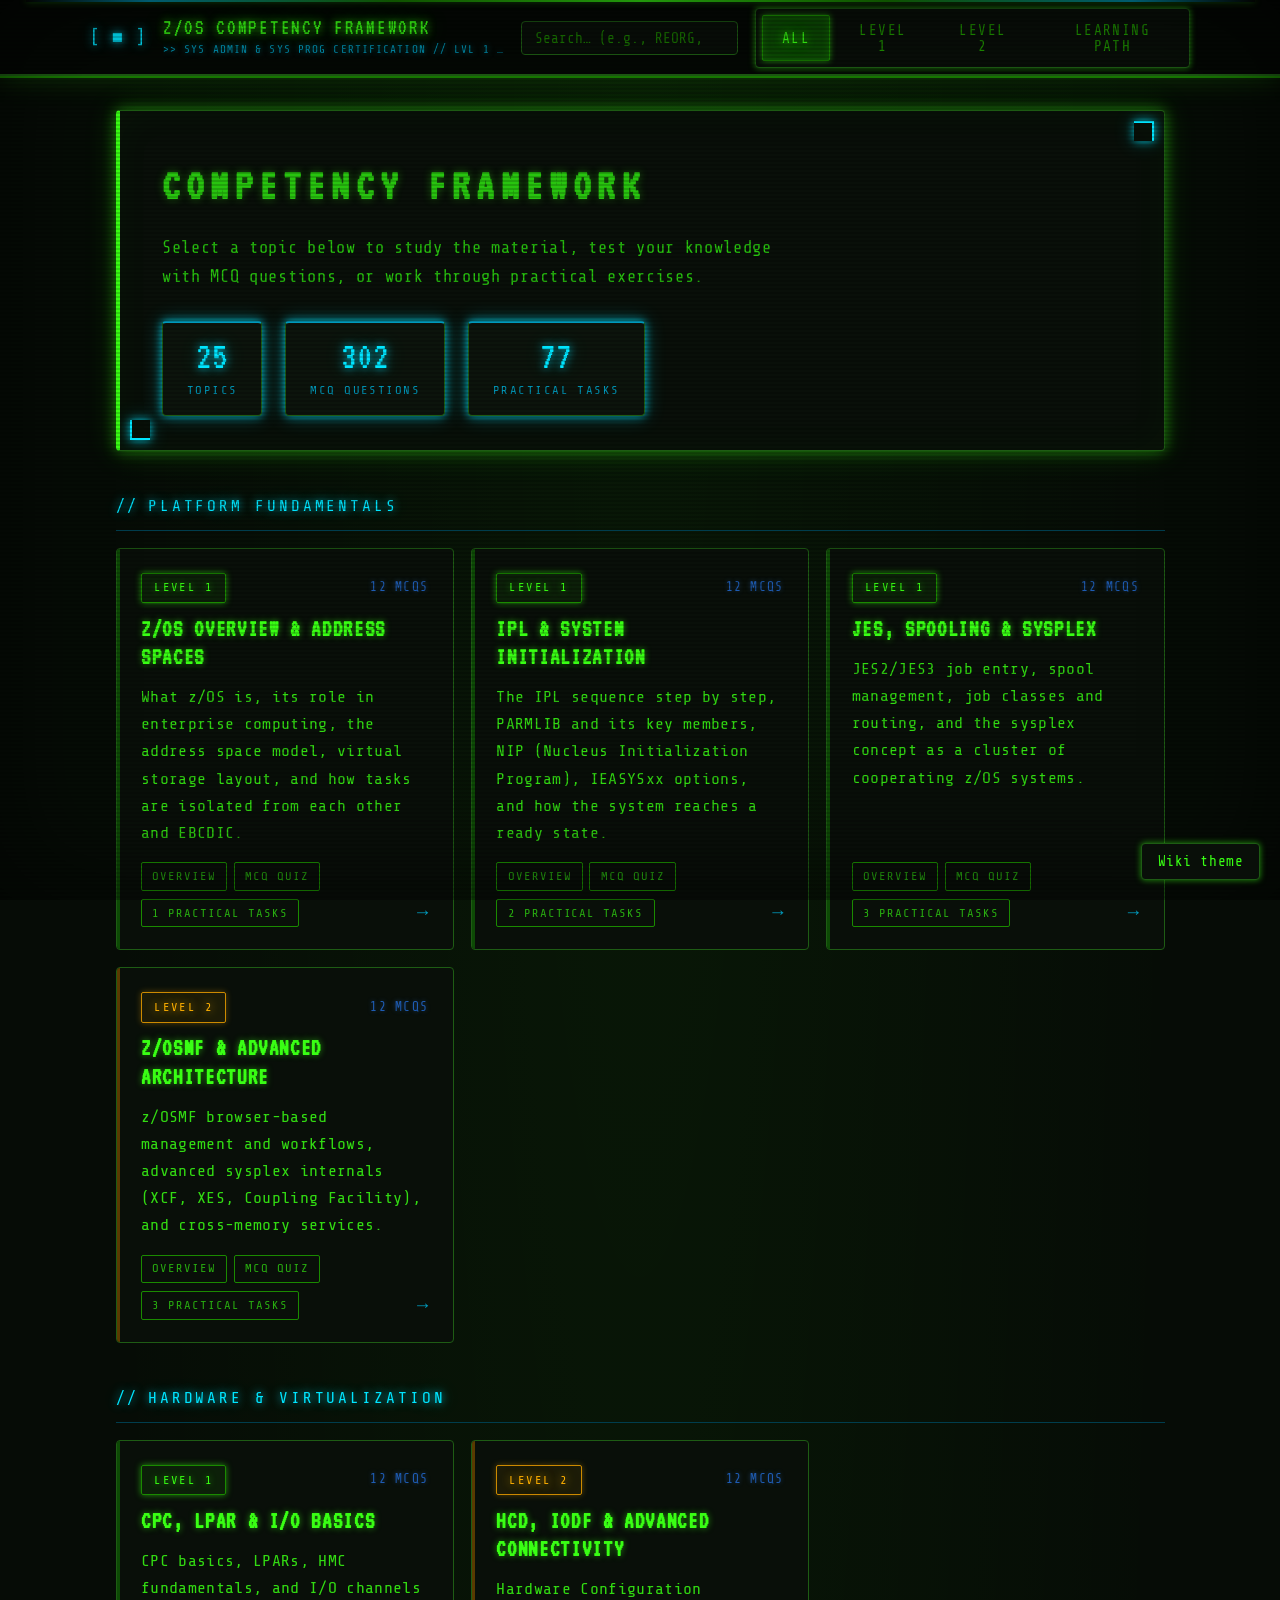
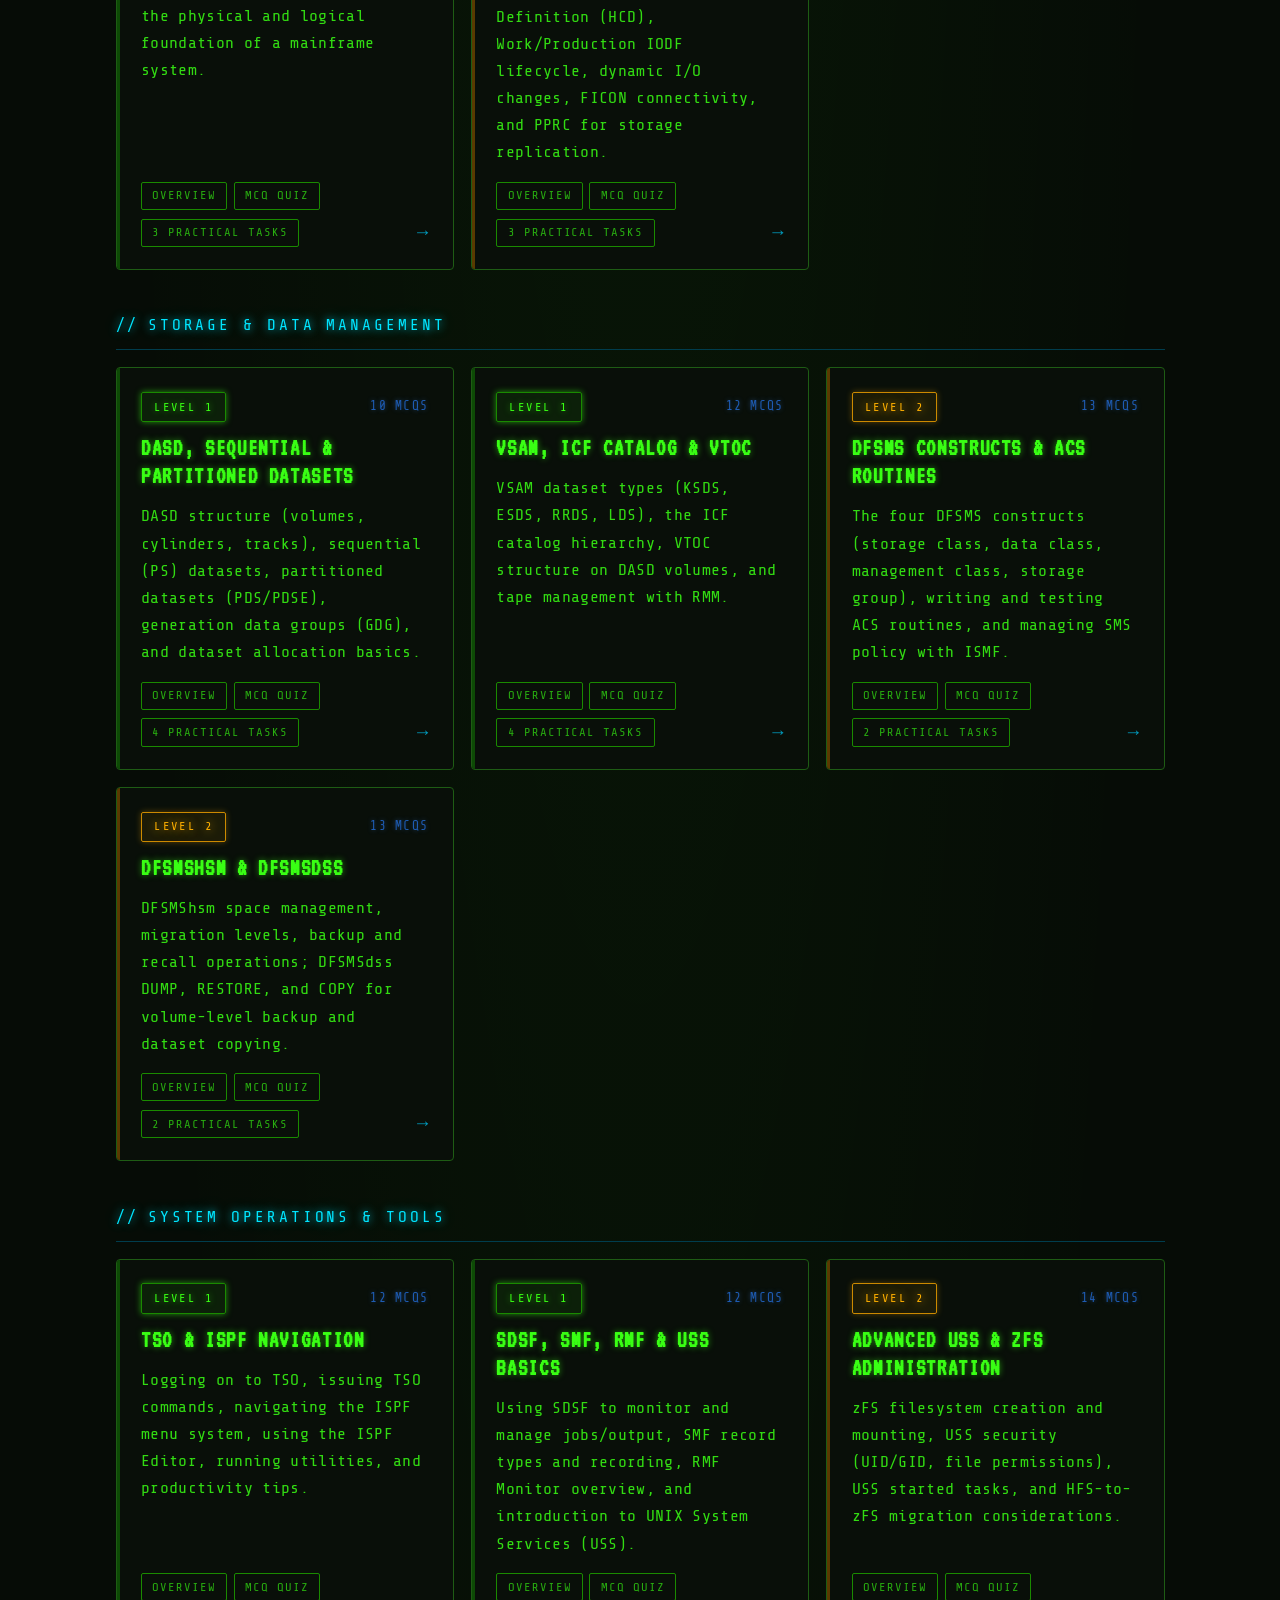
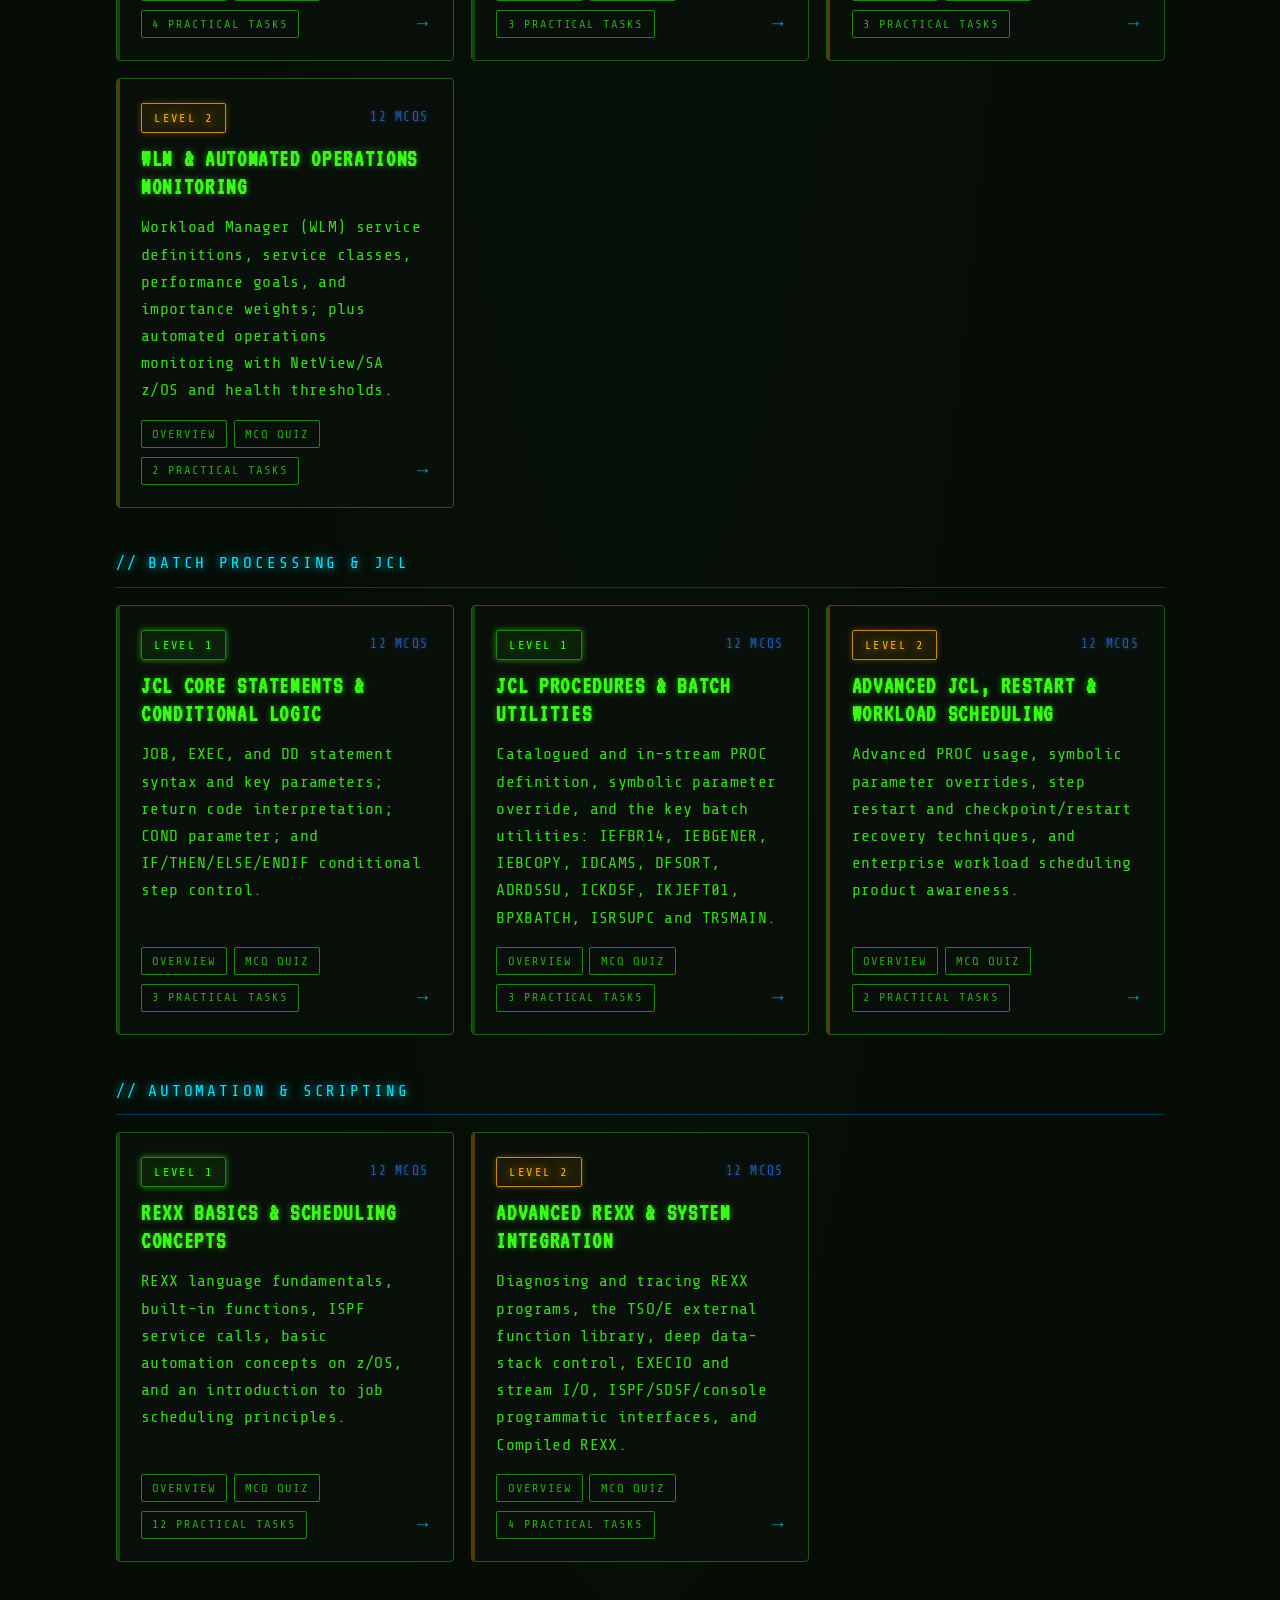
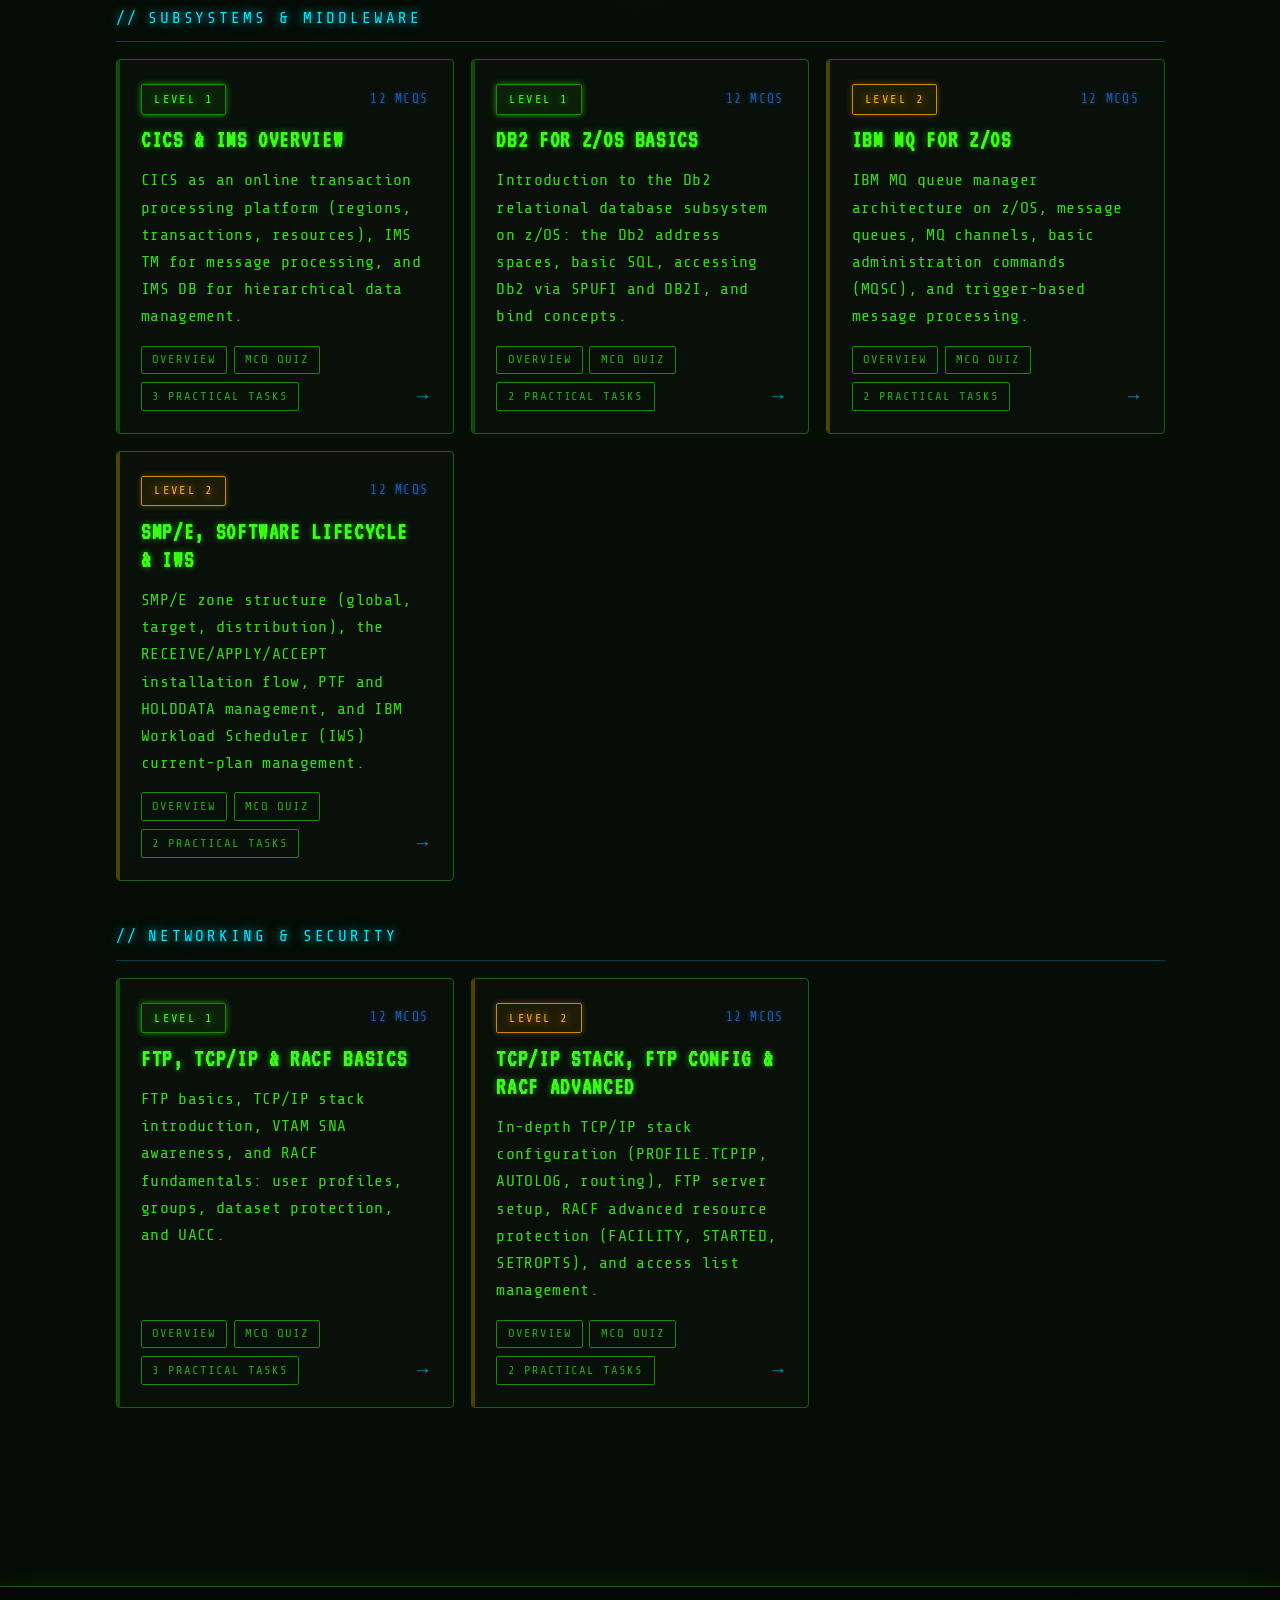
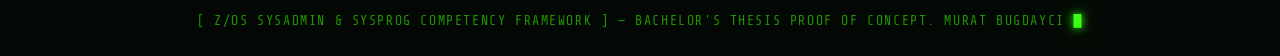
<file: index.html>
<!DOCTYPE html>
<html lang="en">
<head>
  <meta charset="UTF-8" />
  <meta name="viewport" content="width=device-width, initial-scale=1.0" />
  <title>z/OS Competency Framework</title>
  <meta name="description" content="Competency Framework for z/OS System Administrators and System Programmers — Level 1 and Level 2" />
  <!-- Google Fonts: VT323 for display, Share Tech Mono for body terminal text -->
  <link rel="preconnect" href="https://fonts.googleapis.com" />
  <link rel="preconnect" href="https://fonts.gstatic.com" crossorigin />
  <link href="https://fonts.googleapis.com/css2?family=VT323&family=Share+Tech+Mono&display=swap" rel="stylesheet" />
  <link rel="stylesheet" href="css/style.css" />
  <link rel="icon" href="data:image/svg+xml,<svg xmlns='http://www.w3.org/2000/svg' viewBox='0 0 100 100'><rect width='100' height='100' rx='15' fill='%23040804'/><rect x='5' y='5' width='90' height='90' rx='12' fill='none' stroke='%2339ff14' stroke-width='3'/><text x='50' y='70' font-family='Courier New, monospace' font-size='52' font-weight='bold' fill='%2339ff14' text-anchor='middle'>MB</text></svg>" />
</head>
<body>
  <!-- CRT scanline + vignette overlay (purely decorative) -->
  <div class="crt-overlay" aria-hidden="true"></div>

  <!-- Theme toggle (fixed in bottom-right corner) -->
  <button id="theme-toggle" class="theme-toggle" type="button" aria-label="Toggle colour theme" title="Toggle theme">
    <span class="theme-toggle-label">Wiki theme</span>
  </button>

  <!-- ══════════════════════════════════════════════════════════
       HEADER — always visible, sticky
  ═══════════════════════════════════════════════════════════ -->
  <header class="site-header">
    <div class="header-inner">

      <!-- Branding -->
      <a href="#" class="header-brand" style="text-decoration:none;color:inherit;">
        <span class="header-icon" aria-hidden="true">[ ■ ]</span>
        <div>
          <p class="header-title">Z/OS COMPETENCY FRAMEWORK</p>
          <p class="header-subtitle">&gt;&gt; SYS ADMIN &amp; SYS PROG CERTIFICATION // LVL 1 &amp; LVL 2</p>
        </div>
      </a>

      <!-- Search box -->
      <div class="header-search">
        <input id="search-input" type="search" placeholder="Search… (e.g., REORG, JCL, BPXBATCH)" autocomplete="off" />
        <div id="search-results" class="search-results" hidden></div>
      </div>

      <!-- Level filter toggle + learning path button -->
      <nav class="level-toggle" aria-label="Filter by level">
        <button class="level-btn active" data-level="all"  aria-pressed="true">All</button>
        <button class="level-btn"        data-level="1"    aria-pressed="false">Level 1</button>
        <button class="level-btn"        data-level="2"    aria-pressed="false">Level 2</button>
        <button id="path-btn" class="path-btn" type="button" aria-pressed="false">Learning Path</button>
      </nav>

    </div>
  </header>

  <!-- ══════════════════════════════════════════════════════════
       MAIN — dynamic content injected by app.js
  ═══════════════════════════════════════════════════════════ -->
  <main id="app" role="main" aria-live="polite">
    <!-- Content is rendered by JavaScript -->
    <div class="empty-state">
      <div class="empty-icon">⏳</div>
      <p>Loading…</p>
    </div>
  </main>

  <!-- ══════════════════════════════════════════════════════════
       FOOTER
  ═══════════════════════════════════════════════════════════ -->
  <footer class="site-footer">
    [ Z/OS SYSADMIN &amp; SYSPROG COMPETENCY FRAMEWORK ] &mdash; BACHELOR&apos;S THESIS PROOF OF CONCEPT. Murat Bugdayci
    <span class="footer-blink">█</span>
  </footer>

  <!-- Scripts: data first, then app logic, then theme toggle -->
  <script src="js/data.js"></script>
  <script src="js/app.js"></script>
  <script>
    (function () {
      var STORAGE_KEY = 'zos-fw-theme';
      var btn = document.getElementById('theme-toggle');
      var label = btn.querySelector('.theme-toggle-label');

      function applyTheme(theme) {
        if (theme === 'wiki') {
          document.body.classList.add('wiki-theme');
          label.textContent = 'Green theme';
        } else {
          document.body.classList.remove('wiki-theme');
          label.textContent = 'Wiki theme';
        }
      }

      // Load saved preference (default = pip-boy / matrix)
      var saved = null;
      try { saved = localStorage.getItem(STORAGE_KEY); } catch (e) {}
      applyTheme(saved === 'wiki' ? 'wiki' : 'pipboy');

      btn.addEventListener('click', function () {
        var nowWiki = !document.body.classList.contains('wiki-theme');
        applyTheme(nowWiki ? 'wiki' : 'pipboy');
        try { localStorage.setItem(STORAGE_KEY, nowWiki ? 'wiki' : 'pipboy'); } catch (e) {}
      });
    })();

    // ============================================================
    // COPY-CODE BUTTON  attaches a "Copy" button to every <pre>
    // (JCL, REXX, MQSC, sample output, etc.) — works on dynamically
    // rendered tab content via MutationObserver.
    // ============================================================
    (function () {
      function copyTextToClipboard(text, btn) {
        var done = function () {
          var orig = btn.textContent;
          btn.textContent = '✓ Copied';
          btn.classList.add('copied');
          setTimeout(function () {
            btn.textContent = orig;
            btn.classList.remove('copied');
          }, 1400);
        };
        if (navigator.clipboard && window.isSecureContext) {
          navigator.clipboard.writeText(text).then(done).catch(function () {
            fallbackCopy(text); done();
          });
        } else {
          fallbackCopy(text); done();
        }
      }
      function fallbackCopy(text) {
        var ta = document.createElement('textarea');
        ta.value = text;
        ta.style.position = 'fixed';
        ta.style.left = '-9999px';
        document.body.appendChild(ta);
        ta.focus(); ta.select();
        try { document.execCommand('copy'); } catch (e) {}
        document.body.removeChild(ta);
      }

      function attachCopyButton(pre) {
        if (pre.dataset.copyAttached === '1') return;
        pre.dataset.copyAttached = '1';
        // Wrap the <pre> in a positioned container so the button can sit on top
        var wrapper = document.createElement('div');
        wrapper.className = 'code-block-wrapper';
        pre.parentNode.insertBefore(wrapper, pre);
        wrapper.appendChild(pre);

        var btn = document.createElement('button');
        btn.type = 'button';
        btn.className = 'code-copy-btn';
        btn.textContent = '⧉ Copy';
        btn.setAttribute('aria-label', 'Copy code to clipboard');
        btn.addEventListener('click', function (e) {
          e.preventDefault();
          // Get the literal text content of the <pre>; this preserves \n line breaks
          var text = pre.innerText || pre.textContent || '';
          copyTextToClipboard(text, btn);
        });
        wrapper.appendChild(btn);
      }

      function scanAndAttach(root) {
        if (!root || !root.querySelectorAll) return;
        root.querySelectorAll('pre').forEach(attachCopyButton);
      }

      // Initial scan after DOMContentLoaded
      if (document.readyState === 'loading') {
        document.addEventListener('DOMContentLoaded', function () { scanAndAttach(document.body); });
      } else {
        scanAndAttach(document.body);
      }

      // Watch #app for dynamically rendered content (tab switches, topic loads)
      var app = document.getElementById('app');
      if (app && window.MutationObserver) {
        new MutationObserver(function (muts) {
          muts.forEach(function (m) {
            m.addedNodes.forEach(function (n) {
              if (n.nodeType === 1) scanAndAttach(n);
            });
          });
        }).observe(app, { childList: true, subtree: true });
      }
    })();

    // ============================================================
    // SEARCH BOX  matches against title, summary, content text,
    // MCQ questions, and practical task titles. Results are top 8
    // by score; click navigates via the existing hash router.
    // ============================================================
    (function () {
      var input    = document.getElementById('search-input');
      var resultsP = document.getElementById('search-results');
      var debounce = null;

      function stripHtml(s) {
        return (s || '').replace(/<[^>]+>/g, ' ').replace(/\s+/g, ' ');
      }

      function buildIndex() {
        if (typeof topics === 'undefined') return [];
        return topics.map(function (t) {
          var mcqText = (t.mcq || []).map(function (q) { return q.question; }).join(' ');
          var pracText = (t.practical || []).map(function (p) {
            return (p.title || '') + ' ' + (p.description || '');
          }).join(' ');
          var blob = (t.title + ' ' + t.summary + ' ' + stripHtml(t.content) + ' ' + mcqText + ' ' + pracText).toLowerCase();
          return { id: t.id, title: t.title, summary: t.summary, level: t.level, category: t.category, blob: blob };
        });
      }
      var INDEX = null;

      function search(q) {
        if (!INDEX) INDEX = buildIndex();
        var query = q.trim().toLowerCase();
        if (query.length < 2) return [];
        var terms = query.split(/\s+/).filter(Boolean);
        var hits = [];
        INDEX.forEach(function (entry) {
          var score = 0;
          var allMatched = true;
          terms.forEach(function (term) {
            if (entry.blob.indexOf(term) === -1) { allMatched = false; return; }
            // Boost: title matches score higher
            if (entry.title.toLowerCase().indexOf(term) !== -1) score += 10;
            if (entry.summary.toLowerCase().indexOf(term) !== -1) score += 4;
            score += 1; // base hit
          });
          if (allMatched) hits.push({ entry: entry, score: score });
        });
        hits.sort(function (a, b) { return b.score - a.score; });
        return hits.slice(0, 8);
      }

      function renderResults(query) {
        var hits = search(query);
        if (hits.length === 0) {
          if (query.trim().length < 2) { resultsP.hidden = true; resultsP.innerHTML = ''; return; }
          resultsP.hidden = false;
          resultsP.innerHTML = '<div class="search-noresult">No matches for &ldquo;' +
            query.replace(/[<&>]/g, function (c) { return '&#' + c.charCodeAt(0) + ';'; }) +
            '&rdquo;</div>';
          return;
        }
        resultsP.hidden = false;
        resultsP.innerHTML = hits.map(function (h) {
          var t = h.entry;
          return '<a class="search-result" href="#topic/' + t.id + '">' +
                 '<span class="search-lvl search-lvl-' + t.level + '">L' + t.level + '</span>' +
                 '<span class="search-title">' + t.title + '</span>' +
                 '<span class="search-cat">' + t.category + '</span>' +
                 '</a>';
        }).join('');
      }

      input.addEventListener('input', function () {
        clearTimeout(debounce);
        debounce = setTimeout(function () { renderResults(input.value); }, 120);
      });
      input.addEventListener('focus', function () {
        if (input.value.trim().length >= 2) renderResults(input.value);
      });
      // Hide on outside click
      document.addEventListener('click', function (e) {
        if (!e.target.closest('.header-search')) {
          resultsP.hidden = true;
        }
      });
      // Hide and clear after clicking a result
      resultsP.addEventListener('click', function (e) {
        if (e.target.closest('.search-result')) {
          setTimeout(function () { resultsP.hidden = true; input.value = ''; }, 0);
        }
      });
      // Keyboard: ESC clears
      input.addEventListener('keydown', function (e) {
        if (e.key === 'Escape') {
          input.value = '';
          resultsP.hidden = true;
          input.blur();
        }
      });
    })();

    // ============================================================
    // OPTIMIZED LEARNING PATH  recommended order for newcomers.
    // Click "Optimized Path" in the header to overlay the ordered
    // list. Click any step to jump to that card.
    // ============================================================
    (function () {
      // The recommended path. Each entry: {id, why}
      var PATH = [
        { id: 'l1-zos-overview', why: 'what z/OS is, address spaces, virtual storage, EBCDIC.' },
        { id: 'l1-ipl-init',     why: 'How the system actually starts: IPL, NIP, PARMLIB. Builds on the address-space picture.' },
        { id: 'l1-jes-sysplex',  why: 'How batch work flows through JES2.' },
        { id: 'l1-hardware',     why: 'The hardware layer: CPC, LPAR, HMC, channels and the physical context for everything above it.' },
        { id: 'l1-tso-ispf',     why: 'TSO logon, ISPF menus, the editor, and how to navigate the system.' },
        { id: 'l1-dasd-datasets',why: 'Storage basics: DASD, sequential and partitioned datasets, GDGs. Required before working with files.' },
        { id: 'l1-vsam-catalogs',why: 'VSAM, the ICF catalog, and the VTOC — how z/OS finds and stores data.' },
        { id: 'l1-sdsf-smf',     why: 'Daily operations toolbox: SDSF for jobs and output, plus an intro to SMF, RMF, and USS.' },
        { id: 'l1-jcl-core',     why: 'JCL fundamentals: JOB / EXEC / DD, return codes, IF/THEN/ELSE.' },
        { id: 'l1-jcl-utils',    why: 'JCL procedures and the common batch utilities (IEFBR14, IEBGENER, IEBCOPY, DFSORT, IDCAMS, ...).' },
        { id: 'l1-automation',   why: 'REXX basics. Builds on JCL knowledge.' },
        { id: 'l1-cics-ims',     why: 'Subsystems intro: CICS and IMS TM for online transactions, IMS DB for hierarchical databases.' },
        { id: 'l1-db2',          why: 'Db2 for z/OS basics: address spaces, SQL, SPUFI, BIND.' },
        { id: 'l1-networking',   why: 'TCP/IP, FTP, and RACF basics. Wraps up Level 1 with networking and security foundations.' },
        { id: 'l2-fundamentals', why: 'Level 2 starts here. z/OSMF and advanced sysplex internals.' }
      ];

      var pathBtn = document.getElementById('path-btn');
      var appEl   = document.getElementById('app');
      var pathActive = false;

      function topicById(id) {
        return (typeof topics !== 'undefined' ? topics : []).find(function (t) { return t.id === id; });
      }

      function renderPath() {
        var rows = PATH.map(function (step, idx) {
          var t = topicById(step.id);
          if (!t) return '';
          var lvl = t.level;
          return '<a class="path-step" href="#topic/' + t.id + '">' +
                   '<span class="path-step-num">' + (idx + 1) + '</span>' +
                   '<span class="path-step-body">' +
                     '<span class="path-step-head">' +
                       '<span class="path-step-lvl path-step-lvl-' + lvl + '">L' + lvl + '</span>' +
                       '<span class="path-step-title">' + t.title + '</span>' +
                     '</span>' +
                     '<span class="path-step-why">' + step.why + '</span>' +
                   '</span>' +
                 '</a>';
        }).join('');

        return '<div class="path-view">' +
                 '<div class="path-hero">' +
                   '<h2>Learning Path</h2>' +
                 '</div>' +
                 '<div class="path-list">' + rows + '</div>' +
               '</div>';
      }

      function activate() {
        appEl.innerHTML = renderPath();
        document.body.classList.add('in-path');
        pathBtn.classList.add('active');
        pathBtn.setAttribute('aria-pressed', 'true');
        pathActive = true;
        window.scrollTo({ top: 0, behavior: 'smooth' });
      }
      function deactivate() {
        document.body.classList.remove('in-path');
        pathBtn.classList.remove('active');
        pathBtn.setAttribute('aria-pressed', 'false');
        pathActive = false;
        if (typeof renderHomeView === 'function') {
          renderHomeView();
        }
      }

      pathBtn.addEventListener('click', function () {
        if (pathActive) deactivate();
        else activate();
      });

      // If user navigates to a topic via hash, drop the path-active state
      window.addEventListener('hashchange', function () {
        if (pathActive && window.location.hash.indexOf('#topic/') === 0) {
          document.body.classList.remove('in-path');
          pathBtn.classList.remove('active');
          pathBtn.setAttribute('aria-pressed', 'false');
          pathActive = false;
        }
      });

      // If user clicks any level filter button OR the brand link while
      // path is active, deactivate the path so the normal home-view
      // re-render shows up.
      document.querySelectorAll('.level-btn').forEach(function (b) {
        b.addEventListener('click', function () {
          if (pathActive) {
            document.body.classList.remove('in-path');
            pathBtn.classList.remove('active');
            pathBtn.setAttribute('aria-pressed', 'false');
            pathActive = false;
            // app.js will re-render home view next; no need to do it here
          }
        });
      });
      var brand = document.querySelector('.header-brand');
      if (brand) {
        brand.addEventListener('click', function (e) {
          // Always return to the home view (full grid of cards) when the
          // brand is clicked, regardless of whether we're in path mode,
          // viewing a topic, or already on home with the URL at "#".
          if (pathActive) {
            document.body.classList.remove('in-path');
            pathBtn.classList.remove('active');
            pathBtn.setAttribute('aria-pressed', 'false');
            pathActive = false;
            // Re-render the home grid since we replaced #app with the path overlay
            if (typeof renderHomeView === 'function') renderHomeView();
          } else if (window.location.hash === '' || window.location.hash === '#') {
            // Already at home and no hashchange will fire — manually re-render
            // so the user always lands on a fresh home grid.
            if (typeof renderHomeView === 'function') renderHomeView();
          }
          // If hash !== '#', the href="#" navigation will fire hashchange
          // and app.js's handleRoute() will call renderHomeView automatically.
        });
      }
    })();
  </script>

</body>
</html>
</file>
<file: css/style.css>
﻿/* ============================================================
   Z/OS COMPETENCY FRAMEWORK  PIP-BOY 3000 THEME  v2
   ============================================================ */

/*  FONTS & RESET  */
*, *::before, *::after { box-sizing: border-box; margin: 0; padding: 0; }

:root {
  /* =====================================================
     COLOUR SYSTEM
     Core: phosphor green  |  Level2: amber
     Accent A: cyan        |  Accent B: electric blue
     Danger: red           |  Info: teal
  ===================================================== */

  /* --- Phosphor green (main) --- */
  --green:          #39ff14;
  --green-mid:      #28c40f;
  --green-dim:      #1a8a00;
  --green-dark:     #0d4a05;
  --green-faint:    rgba(57,255,20,.07);
  --glow-sm:        0 0 6px  rgba(57,255,20,.55);
  --glow-md:        0 0 14px rgba(57,255,20,.45), 0 0 32px rgba(57,255,20,.18);
  --glow-text:      0 0 9px  rgba(57,255,20,.95), 0 0 22px rgba(57,255,20,.45);

  /* --- Amber / yellow (Level 2, solutions, warnings) --- */
  --amber:          #ffb000;
  --amber-dim:      #cc8a00;
  --amber-dark:     #5a3a00;
  --amber-bg:       rgba(255,176,0,.08);
  --glow-amber:     0 0 8px rgba(255,176,0,.85), 0 0 22px rgba(255,176,0,.38);

  /* --- Cyan (navigation, category, breadcrumb) --- */
  --cyan:           #00e5ff;
  --cyan-dim:       #0099bb;
  --cyan-dark:      #003d4d;
  --cyan-bg:        rgba(0,229,255,.06);
  --glow-cyan:      0 0 8px rgba(0,229,255,.8), 0 0 20px rgba(0,229,255,.32);

  /* --- Electric blue (MCQ elements, quiz) --- */
  --blue:           #448aff;
  --blue-dim:       #1e5cb3;
  --blue-dark:      #0d2a60;
  --blue-bg:        rgba(68,138,255,.07);
  --glow-blue:      0 0 8px rgba(68,138,255,.75), 0 0 20px rgba(68,138,255,.3);

  /* --- Teal (practical tasks, hints) --- */
  --teal:           #1de9b6;
  --teal-dim:       #00897b;
  --teal-dark:      #003d35;
  --teal-bg:        rgba(29,233,182,.06);
  --glow-teal:      0 0 8px rgba(29,233,182,.75), 0 0 20px rgba(29,233,182,.28);

  /* --- Red (errors, wrong answers) --- */
  --red:            #ff4040;
  --red-dim:        #993030;
  --red-bg:         rgba(255,64,64,.07);
  --glow-red:       0 0 8px rgba(255,64,64,.75);

  /* --- Backgrounds --- */
  --bg:             #060c06;
  --surface:        #090f09;
  --surface-raised: #0c140c;
  --border:         #1e5c14;

  /* --- Text --- */
  --text:           #39ff14;
  --text-dim:       #28c40f;
  --text-muted:     #1f9400;
  --text-faint:     #0f5c05;

  /* --- Aliases for feedback states --- */
  --success:        var(--green);
  --success-bg:     var(--green-faint);
  --error:          var(--red);
  --error-bg:       var(--red-bg);
  --warning:        var(--amber);
  --warning-bg:     var(--amber-bg);

  /* --- Geometry --- */
  --radius:    4px;
  --radius-sm: 2px;
  --max-width: 1100px;

  /* --- Typography --- */
  --font-display: 'VT323', 'Courier New', monospace;
  --font-mono:    'Share Tech Mono', 'Courier New', monospace;
}

html { font-size: 17px; scroll-behavior: smooth; }

body {
  font-family: var(--font-mono);
  background: var(--bg);
  color: var(--text);
  line-height: 1.7;
  min-height: 100vh;
  background-image: radial-gradient(ellipse at 50% 0%, rgba(57,255,20,.05) 0%, transparent 60%);
}

a { color: inherit; text-decoration: none; }
button { cursor: pointer; font-family: var(--font-mono); }
ul { padding-left: 1.5rem; }
li { margin-bottom: .45rem; }

/*  CRT OVERLAY  */
.crt-overlay {
  pointer-events: none;
  position: fixed;
  inset: 0;
  z-index: 9999;
  background: repeating-linear-gradient(
    0deg,
    transparent,
    transparent 2px,
    rgba(0,0,0,.16) 2px,
    rgba(0,0,0,.16) 4px
  );
  box-shadow: inset 0 0 120px rgba(0,0,0,.6);
  animation: flicker 8s infinite;
}

@keyframes flicker {
  0%,100%  { opacity: 1; }
  92%      { opacity: 1; }
  92.5%    { opacity: .94; }
  93%      { opacity: 1; }
  96%      { opacity: 1; }
  96.4%    { opacity: .96; }
  96.8%    { opacity: 1; }
}

/*  BLINKING CURSOR  */
.footer-blink {
  animation: blink 1.1s step-start infinite;
  color: var(--green);
  text-shadow: var(--glow-text);
}
@keyframes blink {
  0%,100% { opacity: 1; }
  50%     { opacity: 0; }
}

/*  HEADER  */
.site-header {
  background: #040804;
  border-bottom: 2px solid var(--border);
  box-shadow: 0 0 30px rgba(57,255,20,.22), 0 2px 0 var(--green-dim);
  padding: 0 1.5rem;
}

body.in-topic .level-toggle {
  display: none;
}

.site-header::before {
  content: '';
  display: block;
  height: 2px;
  background: linear-gradient(90deg,
    transparent 0%,
    var(--cyan-dim) 10%,
    var(--green-dim) 30%,
    var(--green) 50%,
    var(--green-dim) 70%,
    var(--cyan-dim) 90%,
    transparent 100%);
  box-shadow: var(--glow-sm);
}

.header-inner {
  max-width: var(--max-width);
  margin: 0 auto;
  display: flex;
  align-items: center;
  justify-content: space-between;
  gap: 1rem;
  height: 72px;
}

.header-brand {
  display: flex;
  align-items: center;
  gap: 1rem;
}

.header-icon {
  font-family: var(--font-mono);
  font-size: 1.1rem;
  color: var(--cyan);
  text-shadow: var(--glow-cyan);
  letter-spacing: .05em;
  flex-shrink: 0;
}

.header-title {
  font-family: var(--font-display);
  font-size: 1.25rem;
  letter-spacing: .08em;
  color: var(--green);
  text-shadow: var(--glow-text);
  line-height: 1.1;
  white-space: nowrap;
}

.header-subtitle {
  font-family: var(--font-mono);
  font-size: .65rem;
  color: var(--cyan-dim);
  letter-spacing: .1em;
  text-transform: uppercase;
  margin-top: .1rem;
  text-shadow: 0 0 6px rgba(0,229,255,.5);
  white-space: nowrap;
  overflow: hidden;
  text-overflow: ellipsis;
}

.header-brand > div {
  min-width: 0;
}

/*  LEVEL TOGGLE  */
.level-toggle {
  display: flex;
  gap: .35rem;
  border: 1px solid var(--border);
  box-shadow: var(--glow-sm);
  border-radius: var(--radius);
  padding: .3rem .35rem;
  background: var(--surface);
}

.level-btn {
  background: transparent;
  border: 1px solid transparent;
  color: var(--text-muted);
  padding: .38rem 1.1rem;
  border-radius: var(--radius-sm);
  font-size: .85rem;
  font-family: var(--font-mono);
  letter-spacing: .1em;
  text-transform: uppercase;
  transition: all .15s;
}

.level-btn:hover {
  border-color: var(--border);
  color: var(--green);
  text-shadow: var(--glow-sm);
}

.level-btn.active {
  background: var(--green-dark);
  border-color: var(--green-dim);
  color: var(--green);
  text-shadow: var(--glow-text);
  box-shadow: var(--glow-sm), inset 0 0 8px rgba(57,255,20,.15);
}

/* Level 2 toggle button active — amber */
.level-btn[data-level="2"].active {
  background: var(--amber-dark);
  border-color: var(--amber-dim);
  color: var(--amber);
  text-shadow: 0 0 6px rgba(255,176,0,.7);
  box-shadow: 0 0 6px rgba(255,176,0,.4), inset 0 0 8px rgba(255,176,0,.12);
}

/*  APP SHELL  */
#app {
  max-width: var(--max-width);
  margin: 0 auto;
  padding: 2rem 1.5rem 5rem;
}

/*  HOME HERO  */
.home-hero {
  border: 1px solid var(--border);
  border-left: 4px solid var(--green);
  background: var(--surface);
  border-radius: var(--radius);
  padding: 2.25rem 2.5rem 2rem;
  margin-bottom: 2.5rem;
  box-shadow: var(--glow-md), inset 0 0 40px rgba(57,255,20,.03);
  position: relative;
  overflow: hidden;
}

.home-hero::before,
.home-hero::after {
  content: '';
  position: absolute;
  width: 20px;
  height: 20px;
  border-color: var(--cyan);
  border-style: solid;
  box-shadow: var(--glow-cyan);
}
.home-hero::before { top: 10px; right: 10px; border-width: 2px 2px 0 0; }
.home-hero::after  { bottom: 10px; left: 10px; border-width: 0 0 2px 2px; }

.home-hero h2 {
  font-family: var(--font-display);
  font-size: 2.6rem;
  letter-spacing: .14em;
  color: var(--green-mid);
  text-shadow: 0 0 8px rgba(57,255,20,.35);
  text-transform: uppercase;
  margin-bottom: .55rem;
}

.home-hero p {
  color: var(--text-dim);
  font-size: 1rem;
  max-width: 640px;
  margin-bottom: 1.75rem;
  letter-spacing: .04em;
}

.hero-stats { display: flex; gap: 1.35rem; flex-wrap: wrap; }

.stat {
  border: 1px solid var(--border);
  border-top: 2px solid var(--cyan-dim);
  background: var(--surface-raised);
  border-radius: var(--radius);
  padding: .8rem 1.4rem;
  display: flex;
  flex-direction: column;
  align-items: center;
  min-width: 95px;
  box-shadow: var(--glow-cyan);
}

.stat-number {
  font-family: var(--font-display);
  font-size: 2.3rem;
  color: var(--cyan);
  text-shadow: var(--glow-cyan);
  line-height: 1;
}

.stat-label {
  font-size: .72rem;
  color: var(--cyan-dim);
  text-transform: uppercase;
  letter-spacing: .12em;
  margin-top: .25rem;
}

/*  CATEGORY SECTION  */
.category-section { margin-bottom: 2.5rem; }

.category-heading {
  font-family: var(--font-mono);
  font-size: .95rem;
  font-weight: 400;
  letter-spacing: .18em;
  text-transform: uppercase;
  color: var(--cyan);
  text-shadow: var(--glow-cyan);
  margin-bottom: 1rem;
  padding-bottom: .55rem;
  border-bottom: 1px solid var(--cyan-dark);
  display: flex;
  align-items: center;
  gap: .5rem;
}

.category-heading::before {
  content: '//';
  color: var(--cyan);
  text-shadow: var(--glow-cyan);
  font-family: var(--font-mono);
}

/*  TOPIC GRID  */
.topic-grid {
  display: grid;
  grid-template-columns: repeat(auto-fill, minmax(300px, 1fr));
  gap: 1rem;
}

/*  TOPIC CARD  */
.topic-card {
  background: var(--surface);
  border: 1px solid var(--border);
  border-radius: var(--radius);
  padding: 1.4rem 1.45rem 1.2rem;
  display: flex;
  flex-direction: column;
  gap: .7rem;
  transition: border-color .2s, box-shadow .2s, transform .2s;
  position: relative;
  overflow: hidden;
}

.topic-card::before {
  content: '';
  position: absolute;
  top: 0; left: 0; bottom: 0;
  width: 3px;
  background: var(--green-dark);
  transition: background .2s, box-shadow .2s;
}

.topic-card:hover {
  border-color: var(--green-dim);
  box-shadow: var(--glow-md);
  transform: translateX(3px);
}

.topic-card:hover::before {
  background: var(--green);
  box-shadow: var(--glow-sm);
}

.topic-card-header {
  display: flex;
  align-items: center;
  justify-content: space-between;
}

.topic-mcq-count {
  font-size: .75rem;
  color: var(--blue-dim);
  letter-spacing: .1em;
  text-transform: uppercase;
  text-shadow: 0 0 5px rgba(68,138,255,.4);
}

/*  LEVEL BADGES  */
.level-badge {
  display: inline-block;
  font-family: var(--font-mono);
  font-size: .72rem;
  font-weight: 400;
  letter-spacing: .12em;
  text-transform: uppercase;
  padding: .22rem .7rem;
  border-radius: var(--radius-sm);
  border: 1px solid;
}

.level-badge.level-1 {
  border-color: var(--green-dim);
  background: var(--green-faint);
  color: var(--green);
  text-shadow: var(--glow-sm);
  box-shadow: var(--glow-sm);
}

.level-badge.level-2 {
  border-color: var(--amber-dim);
  background: var(--amber-bg);
  color: var(--amber);
  text-shadow: var(--glow-amber);
  box-shadow: 0 0 6px rgba(255,176,0,.32);
}

.level-badge.level-badge-lg { font-size: .82rem; padding: .3rem .9rem; }

.topic-card-title {
  font-family: var(--font-display);
  font-size: 1.38rem;
  letter-spacing: .07em;
  color: var(--green);
  text-shadow: var(--glow-sm);
  text-transform: uppercase;
  line-height: 1.2;
}

.topic-card-summary {
  font-size: .97rem;
  color: rgba(57,255,20,.85);
  line-height: 1.65;
  flex: 1;
  letter-spacing: .02em;
}

.topic-card-footer {
  display: flex;
  align-items: center;
  flex-wrap: wrap;
  gap: .4rem;
  margin-top: .25rem;
}

.topic-pill {
  font-size: .72rem;
  background: transparent;
  border: 1px solid var(--green-dim);
  color: rgba(57,255,20,.65);
  padding: .16rem .6rem;
  border-radius: var(--radius-sm);
  letter-spacing: .08em;
  text-transform: uppercase;
}

.topic-card-arrow {
  margin-left: auto;
  color: var(--cyan-dim);
  font-size: 1.1rem;
  font-family: var(--font-mono);
  transition: color .2s, text-shadow .2s;
}

.topic-card:hover .topic-card-arrow {
  color: var(--cyan);
  text-shadow: var(--glow-cyan);
}

/* Level 2 card — amber left accent */
.topic-card.level-2-card::before {
  background: var(--amber-dark);
}
.topic-card.level-2-card:hover {
  border-color: var(--amber-dim);
  box-shadow: 0 0 14px rgba(255,176,0,.28), 0 0 30px rgba(255,176,0,.10);
}
.topic-card.level-2-card:hover::before {
  background: var(--amber-dim);
  box-shadow: 0 0 6px rgba(255,176,0,.5);
}
.topic-card.level-2-card:hover .topic-card-arrow {
  color: var(--amber-dim);
  text-shadow: 0 0 5px rgba(255,176,0,.5);
}

/*  TOPIC VIEW  */
.breadcrumb {
  display: flex;
  align-items: center;
  gap: .5rem;
  font-size: .82rem;
  color: var(--text-muted);
  letter-spacing: .08em;
  text-transform: uppercase;
  margin-bottom: 1.5rem;
}

.breadcrumb-home {
  color: var(--cyan-dim);
  text-shadow: 0 0 5px rgba(0,229,255,.4);
  transition: color .15s, text-shadow .15s;
}
.breadcrumb-home:hover { color: var(--cyan); text-shadow: var(--glow-cyan); }
.breadcrumb-sep { color: var(--green-dark); }

.topic-hero {
  background: var(--surface);
  border: 1px solid var(--border);
  border-radius: var(--radius);
  padding: 1.9rem 2.1rem;
  margin-bottom: 1.5rem;
  box-shadow: var(--glow-sm);
  position: relative;
}

.topic-hero::before,
.topic-hero::after {
  content: '';
  position: absolute;
  width: 16px;
  height: 16px;
  border-color: var(--cyan-dim);
  border-style: solid;
}
.topic-hero::before { top: 8px; left: 8px; border-width: 2px 0 0 2px; }
.topic-hero::after  { bottom: 8px; right: 8px; border-width: 0 2px 2px 0; }

/* Level 2 topic hero — amber corner brackets */
.topic-hero.topic-hero-l2 {
  border-color: rgba(255,176,0,.18);
}
.topic-hero.topic-hero-l2::before,
.topic-hero.topic-hero-l2::after {
  border-color: var(--amber-dim);
}
.topic-hero.topic-hero-l2 .topic-hero-title {
  color: var(--amber-dim);
  text-shadow: 0 0 8px rgba(255,176,0,.35);
}

.topic-hero-left {
  display: flex;
  align-items: center;
  gap: .75rem;
  margin-bottom: .9rem;
}

.topic-category-label {
  font-size: .72rem;
  text-transform: uppercase;
  letter-spacing: .14em;
  color: var(--cyan-dim);
  text-shadow: 0 0 5px rgba(0,229,255,.4);
}

.topic-hero-title {
  font-family: var(--font-display);
  font-size: 2.4rem;
  letter-spacing: .1em;
  color: var(--green-mid);
  text-shadow: 0 0 8px rgba(57,255,20,.42);
  text-transform: uppercase;
  line-height: 1.15;
  margin-bottom: .55rem;
}

.topic-hero-summary {
  font-size: 1rem;
  color: var(--text-dim);
  max-width: 680px;
  letter-spacing: .03em;
}

/*  TAB BAR  */
.tab-bar {
  display: flex;
  gap: 2px;
  background: var(--surface);
  border: 1px solid var(--border);
  border-radius: var(--radius);
  padding: .3rem;
  margin-bottom: 1.5rem;
  box-shadow: var(--glow-sm);
  overflow-x: auto;
  scrollbar-width: thin;
  scrollbar-color: var(--green-dark) var(--surface);
}

.tab-bar::-webkit-scrollbar { height: 3px; }
.tab-bar::-webkit-scrollbar-track { background: var(--surface); }
.tab-bar::-webkit-scrollbar-thumb { background: var(--green-dark); }

.tab-btn {
  background: transparent;
  border: 1px solid transparent;
  color: var(--text-muted);
  padding: .6rem 1.3rem;
  border-radius: var(--radius-sm);
  font-size: .88rem;
  font-family: var(--font-mono);
  letter-spacing: .1em;
  text-transform: uppercase;
  white-space: nowrap;
  transition: all .15s;
}

.tab-btn:hover {
  border-color: var(--border);
  color: var(--green);
  background: var(--green-faint);
}

.tab-btn.active {
  background: var(--green-dark);
  border-color: var(--green-dim);
  color: var(--green);
  text-shadow: var(--glow-text);
  box-shadow: var(--glow-sm), inset 0 0 10px rgba(57,255,20,.12);
}

/* MCQ tab specifically gets blue tint when active */
.tab-btn[data-tab="mcq"].active {
  background: var(--blue-dark);
  border-color: var(--blue-dim);
  color: var(--blue);
  text-shadow: var(--glow-blue);
  box-shadow: var(--glow-blue), inset 0 0 10px rgba(68,138,255,.12);
}

/* Practical tab gets teal tint when active */
.tab-btn[data-tab="practical"].active {
  background: var(--teal-dark);
  border-color: var(--teal-dim);
  color: var(--teal);
  text-shadow: var(--glow-teal);
  box-shadow: var(--glow-teal), inset 0 0 10px rgba(29,233,182,.12);
}

/*  OVERVIEW / PROSE  */
.overview-content.prose {
  background: var(--surface);
  border: 1px solid var(--border);
  border-radius: var(--radius);
  padding: 2.1rem 2.4rem;
  box-shadow: var(--glow-sm);
  line-height: 1.85;
}

.prose h2 {
  font-family: var(--font-display);
  font-size: 1.32rem;
  letter-spacing: .1em;
  color: var(--green-dim);
  text-shadow: none;
  text-transform: uppercase;
  margin: 1.9rem 0 .7rem;
  padding-bottom: .38rem;
  border-bottom: 1px solid var(--border);
  display: flex;
  align-items: center;
  gap: .5rem;
}

.prose h2::before {
  content: '>';
  color: var(--cyan);
  font-family: var(--font-mono);
  font-size: 1.1rem;
  text-shadow: var(--glow-cyan);
}

.prose h2:first-child { margin-top: 0; }
.prose p { margin-bottom: 1rem; color: var(--text-dim); font-size: 1rem; }
.prose ul { margin-bottom: 1.1rem; }

.prose li {
  color: var(--text-dim);
  font-size: 1rem;
  list-style: none;
  padding-left: .2rem;
}
.prose li::marker { content: ''; }
.prose ul > li::before {
  content: '[ + ] ';
  color: var(--teal-dim);
  font-family: var(--font-mono);
  font-size: .88em;
  text-shadow: var(--glow-teal);
}

.prose strong { color: var(--amber); font-weight: 400; text-shadow: var(--glow-amber); }

.prose code {
  font-family: var(--font-mono);
  background: var(--surface-raised);
  border: 1px solid var(--border);
  color: var(--cyan);
  border-radius: var(--radius-sm);
  padding: .12em .5em;
  font-size: .92em;
  text-shadow: var(--glow-cyan);
}

.overview-nav-btns {
  display: flex;
  gap: .9rem;
  margin-top: 1.85rem;
  flex-wrap: wrap;
}

/*  BUTTONS  */
.btn {
  display: inline-flex;
  align-items: center;
  gap: .45rem;
  padding: .65rem 1.5rem;
  border-radius: var(--radius-sm);
  font-size: .88rem;
  font-family: var(--font-mono);
  font-weight: 400;
  letter-spacing: .1em;
  text-transform: uppercase;
  border: 1px solid;
  transition: all .18s;
}

.btn-primary {
  background: var(--green-dark);
  color: var(--green);
  border-color: var(--green-dim);
  text-shadow: var(--glow-sm);
  box-shadow: var(--glow-sm);
}
.btn-primary:hover {
  background: #1a6010;
  border-color: var(--green);
  box-shadow: var(--glow-md);
  text-shadow: var(--glow-text);
}

.btn-secondary {
  background: transparent;
  color: var(--cyan-dim);
  border-color: var(--cyan-dark);
  text-shadow: 0 0 5px rgba(0,229,255,.4);
}
.btn-secondary:hover {
  border-color: var(--cyan-dim);
  color: var(--cyan);
  background: var(--cyan-bg);
  text-shadow: var(--glow-cyan);
  box-shadow: var(--glow-cyan);
}

.btn-outline {
  background: transparent;
  color: var(--amber);
  border-color: var(--amber-dim);
  text-shadow: var(--glow-amber);
}
.btn-outline:hover {
  background: var(--amber-dark);
  border-color: var(--amber);
  box-shadow: var(--glow-amber);
}

/*  MCQ  */
.mcq-wrapper { display: flex; flex-direction: column; gap: 1.1rem; }

/* Score banner */
.score-banner {
  border-radius: var(--radius);
  padding: 1.5rem 1.9rem;
  display: flex;
  align-items: center;
  gap: 1.5rem;
  flex-wrap: wrap;
  border: 1px solid;
}

.score-banner .score-number {
  font-family: var(--font-display);
  font-size: 2.8rem;
  line-height: 1;
}

.score-banner .score-pct {
  font-family: var(--font-display);
  font-size: 1.6rem;
}

.score-banner .score-label { flex: 1; font-size: .95rem; letter-spacing: .05em; }

.score-great {
  background: var(--green-faint);
  border-color: var(--green-dim);
  color: var(--green);
  text-shadow: var(--glow-sm);
  box-shadow: var(--glow-md);
}

.score-ok {
  background: var(--amber-bg);
  border-color: var(--amber-dim);
  color: var(--amber);
  text-shadow: var(--glow-amber);
  box-shadow: 0 0 14px rgba(255,176,0,.28);
}

.score-poor {
  background: var(--red-bg);
  border-color: var(--red-dim);
  color: var(--red);
  text-shadow: var(--glow-red);
}

/* MCQ card */
.mcq-card {
  background: var(--surface);
  border: 1px solid var(--border);
  border-radius: var(--radius);
  padding: 1.45rem 1.5rem;
  transition: border-color .2s, box-shadow .2s;
}

.mcq-card.mcq-correct { border-color: var(--green-dim); box-shadow: var(--glow-sm); }
.mcq-card.mcq-wrong   { border-color: var(--red-dim); box-shadow: var(--glow-red); }

.mcq-q-header {
  display: flex;
  justify-content: space-between;
  align-items: center;
  margin-bottom: .85rem;
}

.mcq-number {
  font-family: var(--font-mono);
  font-size: .78rem;
  letter-spacing: .14em;
  text-transform: uppercase;
  color: var(--blue);
  text-shadow: var(--glow-blue);
  background: var(--blue-dark);
  border: 1px solid var(--blue-dim);
  padding: .2rem .7rem;
  border-radius: var(--radius-sm);
  box-shadow: var(--glow-blue);
}

.mcq-result-icon { font-size: 1.1rem; font-family: var(--font-mono); }
.mcq-card.mcq-correct .mcq-result-icon { color: var(--green); text-shadow: var(--glow-text); }
.mcq-card.mcq-wrong   .mcq-result-icon { color: var(--red); text-shadow: var(--glow-red); }

.mcq-question {
  font-size: 1rem;
  color: var(--text);
  text-shadow: var(--glow-sm);
  margin-bottom: 1.1rem;
  line-height: 1.6;
  letter-spacing: .03em;
}

.mcq-options { display: flex; flex-direction: column; gap: .5rem; }

/* Option row */
.mcq-option {
  display: flex;
  align-items: center;
  gap: .85rem;
  padding: .72rem 1.1rem;
  border: 1px solid var(--border);
  border-radius: var(--radius-sm);
  cursor: pointer;
  transition: all .15s;
  font-size: .95rem;
  user-select: none;
  font-family: var(--font-mono);
  letter-spacing: .03em;
}

.mcq-option:not(.mcq-disabled):hover {
  border-color: var(--blue-dim);
  background: var(--blue-bg);
  color: var(--blue);
  text-shadow: 0 0 5px rgba(68,138,255,.5);
}

.mcq-option.option-selected {
  border-color: var(--blue);
  background: var(--blue-bg);
  color: var(--blue);
  text-shadow: 0 0 8px rgba(68,138,255,.7);
  box-shadow: inset 3px 0 0 var(--blue), 0 0 10px rgba(68,138,255,.25);
}

.mcq-option.option-correct {
  border-color: var(--green);
  background: rgba(57,255,20,.08);
  color: var(--green);
  text-shadow: var(--glow-sm);
  box-shadow: var(--glow-sm);
}

.mcq-option.option-wrong {
  border-color: var(--red-dim);
  background: var(--red-bg);
  color: var(--red);
}

.mcq-option.mcq-disabled { cursor: default; }
.mcq-option input[type="radio"] { display: none; }

.option-letter {
  display: inline-flex;
  align-items: center;
  justify-content: center;
  width: 28px;
  height: 28px;
  border: 1px solid var(--border);
  border-radius: var(--radius-sm);
  font-size: .85rem;
  font-family: var(--font-mono);
  flex-shrink: 0;
  color: var(--text-muted);
  background: var(--surface-raised);
  transition: all .15s;
}

.option-selected .option-letter {
  background: var(--blue-dark);
  border-color: var(--blue-dim);
  color: var(--blue);
  text-shadow: var(--glow-blue);
}

.option-correct .option-letter {
  background: var(--green-dark);
  border-color: var(--green);
  color: var(--green);
  text-shadow: var(--glow-text);
}

.option-wrong .option-letter {
  background: var(--red-bg);
  border-color: var(--red-dim);
  color: var(--red);
}

.option-text { line-height: 1.45; color: inherit; }

/* Explanation */
.mcq-explanation {
  margin-top: 1.1rem;
  padding: .8rem 1.1rem;
  background: var(--surface-raised);
  border-left: 2px solid var(--blue-dim);
  border-radius: 0 var(--radius-sm) var(--radius-sm) 0;
  font-size: .92rem;
  color: var(--text-muted);
  letter-spacing: .03em;
}

.mcq-explanation strong { color: var(--blue); font-weight: 400; text-shadow: 0 0 5px rgba(68,138,255,.5); }

/* Submit bar */
.mcq-submit-bar {
  display: flex;
  align-items: center;
  justify-content: space-between;
  gap: 1rem;
  padding: 1.1rem 1.5rem;
  background: var(--surface);
  border: 1px solid var(--blue-dark);
  border-radius: var(--radius);
  box-shadow: var(--glow-blue);
  flex-wrap: wrap;
}

.mcq-progress {
  font-size: .88rem;
  color: var(--blue);
  letter-spacing: .08em;
  text-transform: uppercase;
  text-shadow: 0 0 5px rgba(68,138,255,.5);
}

/*  PRACTICAL  */
.practical-intro {
  background: var(--surface);
  border: 1px solid var(--teal-dark);
  border-left: 3px solid var(--teal-dim);
  border-radius: var(--radius);
  padding: 1rem 1.35rem;
  font-size: .95rem;
  color: var(--teal-dim);
  margin-bottom: 1.3rem;
  letter-spacing: .03em;
  box-shadow: var(--glow-teal);
  text-shadow: 0 0 5px rgba(29,233,182,.4);
}

.practical-list { display: flex; flex-direction: column; gap: 1.1rem; }

.practical-card {
  background: var(--surface);
  border: 1px solid var(--border);
  border-radius: var(--radius);
  overflow: hidden;
  transition: box-shadow .2s, border-color .2s;
}

.practical-card:hover {
  border-color: var(--teal-dim);
  box-shadow: var(--glow-teal);
}

.practical-card-header {
  display: flex;
  align-items: center;
  gap: .9rem;
  padding: 1.05rem 1.5rem .9rem;
  border-bottom: 1px solid var(--border);
  background: var(--surface-raised);
}

.practical-number {
  font-family: var(--font-mono);
  font-size: .72rem;
  text-transform: uppercase;
  letter-spacing: .12em;
  color: var(--teal);
  background: var(--teal-dark);
  border: 1px solid var(--teal-dim);
  padding: .22rem .72rem;
  border-radius: var(--radius-sm);
  text-shadow: var(--glow-teal);
  box-shadow: var(--glow-teal);
  flex-shrink: 0;
}

.practical-title {
  font-family: var(--font-display);
  font-size: 1.28rem;
  letter-spacing: .08em;
  color: var(--teal);
  text-shadow: var(--glow-teal);
  text-transform: uppercase;
}

.practical-description {
  padding: 1.1rem 1.5rem;
  font-size: .97rem;
  color: var(--text-dim);
  line-height: 1.75;
  border-bottom: 1px solid var(--border);
  letter-spacing: .03em;
}

.practical-section { border-bottom: 1px solid var(--border); }
.practical-section:last-child { border-bottom: none; }

/* Collapsible */
.collapsible-btn {
  width: 100%;
  display: flex;
  align-items: center;
  justify-content: space-between;
  padding: .82rem 1.5rem;
  background: transparent;
  border: none;
  font-size: .88rem;
  font-family: var(--font-mono);
  color: var(--text-muted);
  letter-spacing: .1em;
  text-transform: uppercase;
  text-align: left;
  transition: all .15s;
}

.collapsible-btn:hover {
  background: var(--teal-bg);
  color: var(--teal);
  text-shadow: var(--glow-teal);
}

.collapsible-btn.open {
  color: var(--teal);
  background: var(--teal-bg);
  text-shadow: var(--glow-teal);
}

/* Hint button  cyan */
.practical-section:not(.collapsible-solution-section) .collapsible-btn:not(.open) {
  color: var(--cyan-dim);
}

/* Solution button  amber */
.collapsible-solution:not(.open) {
  color: var(--amber) !important;
  text-shadow: var(--glow-amber) !important;
}
.collapsible-solution:not(.open):hover {
  color: var(--amber) !important;
  background: var(--amber-bg) !important;
  text-shadow: var(--glow-amber) !important;
}
.collapsible-solution.open {
  color: var(--amber) !important;
  background: var(--amber-bg) !important;
  text-shadow: var(--glow-amber) !important;
}

.caret { font-size: .72rem; transition: transform .2s; font-family: var(--font-mono); }

.collapsible-body {
  padding: 1.1rem 1.5rem 1.35rem;
  background: var(--surface-raised);
  border-top: 1px solid var(--border);
  font-size: .97rem;
  line-height: 1.75;
  letter-spacing: .03em;
}

.hints-list { color: var(--cyan-dim); text-shadow: 0 0 5px rgba(0,229,255,.35); }
.hints-list li { list-style: none; }
.hints-list li::before { content: '>> '; color: var(--cyan); font-family: var(--font-mono); text-shadow: var(--glow-cyan); }

.solution-box {
  background: var(--surface);
  border: 1px solid var(--amber-dark);
  border-left: 3px solid var(--amber-dim);
  border-radius: var(--radius-sm);
  padding: 1rem 1.2rem;
  color: var(--text-dim);
  font-size: .97rem;
  box-shadow: 0 0 8px rgba(255,176,0,.18);
}

/*  EMPTY STATE  */
.empty-state {
  text-align: center;
  padding: 4rem 2rem;
  color: var(--text-muted);
  font-family: var(--font-display);
  font-size: 1.25rem;
  letter-spacing: .1em;
  text-transform: uppercase;
}

.empty-icon { font-size: 2.8rem; margin-bottom: 1rem; display: block; }

/*  FOOTER  */
.site-footer {
  text-align: center;
  padding: 1.35rem 1.5rem;
  font-family: var(--font-mono);
  font-size: .78rem;
  color: var(--text-muted);
  letter-spacing: .12em;
  text-transform: uppercase;
  border-top: 1px solid var(--border);
  margin-top: 3rem;
  background: #040804;
  box-shadow: 0 -4px 20px rgba(57,255,20,.06);
}

/*  SCROLLBAR  */
::-webkit-scrollbar { width: 6px; height: 6px; }
::-webkit-scrollbar-track { background: var(--bg); }
::-webkit-scrollbar-thumb { background: var(--green-dark); border-radius: 2px; }
::-webkit-scrollbar-thumb:hover { background: var(--green-dim); }

/*  SELECTION  */
::selection { background: var(--green-dark); color: var(--green); }

/*  RESPONSIVE  */
@media (max-width: 700px) {
  .header-inner { height: auto; padding: .8rem 0; flex-wrap: wrap; gap: .75rem; }
  .header-title { font-size: 1.3rem; }
  .home-hero { padding: 1.5rem 1.25rem; }
  .home-hero h2 { font-size: 2rem; }
  .overview-content.prose { padding: 1.35rem 1.2rem; }
  .topic-hero { padding: 1.35rem; }
  .topic-hero-title { font-size: 1.8rem; }
  .tab-btn { padding: .5rem .95rem; font-size: .8rem; }
  .topic-grid { grid-template-columns: 1fr; }
  .mcq-submit-bar { flex-direction: column; align-items: flex-start; }
  .score-banner { flex-direction: column; align-items: flex-start; gap: .6rem; }
}

/* ============================================================
   THEME TOGGLE BUTTON
   ============================================================ */
.theme-toggle {
  position: fixed;
  bottom: 1.2rem;
  right: 1.2rem;
  z-index: 9999;
  padding: .55rem .9rem;
  font-family: var(--font-mono);
  font-size: .85rem;
  letter-spacing: .04em;
  background: var(--surface);
  color: var(--text);
  border: 1px solid var(--border);
  border-radius: var(--radius);
  cursor: pointer;
  box-shadow: var(--glow-sm);
  transition: background .12s ease, color .12s ease, transform .12s ease;
}
.theme-toggle:hover {
  background: var(--surface-raised);
  transform: translateY(-1px);
}
.theme-toggle:active {
  transform: translateY(0);
}

/* ============================================================
   WIKI THEME — clean, light, serif, no glow
   Activated by adding class "wiki-theme" to <body>
   ============================================================ */
body.wiki-theme {
  /* override the entire colour palette */
  --green:          #202122;
  --green-mid:      #54595d;
  --green-dim:      #72777d;
  --green-dark:     #a2a9b1;
  --green-faint:    #eaecf0;
  --glow-sm:        none;
  --glow-md:        none;
  --glow-text:      none;

  --amber:          #b32424;
  --amber-dim:      #b32424;
  --amber-dark:     #f8e7e7;
  --amber-bg:       #fdf2f2;
  --glow-amber:     none;

  --cyan:           #3366cc;
  --cyan-dim:       #3366cc;
  --cyan-dark:      #cfdcef;
  --cyan-bg:        #eaf3ff;
  --glow-cyan:      none;

  --blue:           #3366cc;
  --blue-dim:       #36c;
  --blue-dark:      #cfdcef;
  --blue-bg:        #eaf3ff;
  --glow-blue:      none;

  --teal:           #14866d;
  --teal-dim:       #14866d;
  --teal-dark:      #d5fdf4;
  --teal-bg:        #effaf6;
  --glow-teal:      none;

  --red:            #b32424;
  --red-dim:        #b32424;
  --red-bg:         #fdf2f2;
  --glow-red:       none;

  --bg:             #f8f9fa;
  --surface:        #ffffff;
  --surface-raised: #f8f9fa;
  --border:         #c8ccd1;

  --text:           #202122;
  --text-dim:       #54595d;
  --text-muted:     #72777d;
  --text-faint:     #a2a9b1;

  --font-display: 'Linux Libertine', Georgia, 'Times New Roman', serif;
  --font-mono:    -apple-system, BlinkMacSystemFont, 'Segoe UI', Roboto, Oxygen-Sans, Ubuntu, Cantarell, 'Helvetica Neue', sans-serif;
}

/* Remove decorative effects in wiki theme */
body.wiki-theme {
  background-image: none;
}
body.wiki-theme .crt-overlay {
  display: none;
}
body.wiki-theme .footer-blink {
  display: none;
}

/* Wiki-style typography overrides */
body.wiki-theme {
  font-family: var(--font-mono);
  line-height: 1.6;
}
body.wiki-theme h1,
body.wiki-theme h2,
body.wiki-theme h3,
body.wiki-theme h4,
body.wiki-theme .header-title,
body.wiki-theme .header-subtitle,
body.wiki-theme .topic-card-title,
body.wiki-theme .topic-hero-title,
body.wiki-theme .category-heading {
  font-family: var(--font-display);
  font-weight: normal;
  text-transform: none;
  letter-spacing: normal;
  text-shadow: none;
  color: var(--text);
}
body.wiki-theme h1 { font-size: 1.8rem; }
body.wiki-theme .header-title { font-size: 1.05rem; line-height: 1.2; margin: 0; }
body.wiki-theme .header-subtitle { font-size: .72rem; line-height: 1.2; margin: 0; color: var(--text-dim); }
body.wiki-theme h2 {
  font-size: 1.4rem;
  border-bottom: 1px solid var(--border);
  padding-bottom: .2rem;
  margin-top: 1.4rem;
  margin-bottom: .8rem;
}
body.wiki-theme h3, body.wiki-theme .category-heading {
  font-size: 1.2rem;
  border-bottom: 1px solid #eaecf0;
  padding-bottom: .15rem;
  margin-top: 1.2rem;
}
body.wiki-theme h4 { font-size: 1.05rem; }

/* Header — flat, bordered */
body.wiki-theme .site-header {
  background: var(--surface);
  border-bottom: 1px solid var(--border);
  box-shadow: none;
}
body.wiki-theme .header-subtitle {
  color: var(--text-dim);
  font-size: .85rem;
}
body.wiki-theme .header-icon {
  color: var(--text-dim);
}

/* Level-toggle buttons */
body.wiki-theme .level-btn,
body.wiki-theme .tab-btn,
body.wiki-theme .btn {
  background: var(--surface);
  color: var(--cyan);
  border: 1px solid var(--border);
  text-shadow: none;
  box-shadow: none;
  text-transform: none;
  letter-spacing: normal;
  font-family: var(--font-mono);
}
body.wiki-theme .level-btn:hover,
body.wiki-theme .tab-btn:hover,
body.wiki-theme .btn:hover {
  background: var(--cyan-bg);
  color: var(--cyan-dim);
  text-decoration: underline;
}
body.wiki-theme .level-btn.active,
body.wiki-theme .tab-btn.active {
  background: var(--cyan-bg);
  color: var(--cyan-dim);
  border-color: var(--cyan-dim);
}

/* Topic cards — flat panels */
body.wiki-theme .topic-card {
  background: var(--surface);
  border: 1px solid var(--border);
  box-shadow: none;
  transition: border-color .15s ease;
}
body.wiki-theme .topic-card:hover {
  border-color: var(--cyan);
  box-shadow: none;
}
body.wiki-theme .topic-card-title {
  color: var(--cyan);
}
body.wiki-theme .topic-card:hover .topic-card-title {
  text-decoration: underline;
}
body.wiki-theme .topic-card-summary,
body.wiki-theme .topic-hero-summary {
  color: var(--text);
  text-shadow: none;
}

/* Topic hero (level badges, category label) */
body.wiki-theme .topic-hero {
  background: var(--surface);
  border: 1px solid var(--border);
  box-shadow: none;
}
body.wiki-theme .topic-hero-l2 {
  background: var(--amber-bg);
  border-color: var(--amber-dark);
}
body.wiki-theme .level-badge {
  background: var(--cyan-bg);
  color: var(--cyan-dim);
  border: 1px solid var(--cyan-dark);
  text-shadow: none;
  box-shadow: none;
  text-transform: none;
  font-family: var(--font-mono);
}
body.wiki-theme .level-badge.level-2 {
  background: var(--amber-bg);
  color: var(--amber);
  border-color: var(--amber-dark);
}
body.wiki-theme .topic-category-label,
body.wiki-theme .topic-pill,
body.wiki-theme .topic-mcq-count {
  background: var(--green-faint);
  color: var(--text-dim);
  border: 1px solid var(--border);
  text-shadow: none;
  text-transform: none;
}

/* Hero stats */
body.wiki-theme .home-hero,
body.wiki-theme .stat,
body.wiki-theme .hero-stats {
  background: transparent;
  border: none;
  box-shadow: none;
}
body.wiki-theme .stat-number {
  color: var(--cyan);
  text-shadow: none;
}
body.wiki-theme .stat-label {
  color: var(--text-dim);
}

/* Prose / content */
body.wiki-theme .prose,
body.wiki-theme .overview-content {
  color: var(--text);
  text-shadow: none;
}
body.wiki-theme .prose a,
body.wiki-theme .overview-content a {
  color: var(--cyan);
  text-decoration: none;
}
body.wiki-theme .prose a:hover,
body.wiki-theme .overview-content a:hover {
  text-decoration: underline;
}
body.wiki-theme .prose code,
body.wiki-theme .overview-content code {
  background: #f8f9fa;
  border: 1px solid #eaecf0;
  border-radius: 2px;
  color: #b32424;
  text-shadow: none;
  padding: .05rem .35rem;
  font-family: 'Consolas','Monaco','Courier New',monospace;
}
body.wiki-theme .prose ul,
body.wiki-theme .prose ol {
  margin-left: 1.6rem;
}
body.wiki-theme .prose strong {
  color: var(--text);
  text-shadow: none;
}

/* Sources box override */
body.wiki-theme .prose div[style*="background-color:#e8f4f8"],
body.wiki-theme .overview-content div[style*="background-color:#e8f4f8"] {
  background-color: #f8f9fa !important;
  border-left-color: #a2a9b1 !important;
}

/* MCQ */
body.wiki-theme .mcq-card {
  background: var(--surface);
  border: 1px solid var(--border);
  box-shadow: none;
}
body.wiki-theme .mcq-correct { border-left: 4px solid #14866d; }
body.wiki-theme .mcq-wrong   { border-left: 4px solid #b32424; }
body.wiki-theme .mcq-option {
  background: var(--surface);
  border: 1px solid var(--border);
  color: var(--text);
}
body.wiki-theme .mcq-option:hover {
  background: var(--green-faint);
}
body.wiki-theme .option-selected { background: #eaf3ff; border-color: #3366cc; }
body.wiki-theme .option-correct  { background: #effaf6; border-color: #14866d; }
body.wiki-theme .option-wrong    { background: #fdf2f2; border-color: #b32424; }
body.wiki-theme .mcq-explanation {
  background: #f8f9fa;
  border-left: 3px solid var(--cyan);
  color: var(--text);
}
body.wiki-theme .mcq-question { color: var(--text); }
body.wiki-theme .mcq-number,
body.wiki-theme .option-letter { color: var(--cyan); text-shadow: none; }
body.wiki-theme .score-banner {
  background: var(--surface);
  border: 1px solid var(--border);
  box-shadow: none;
  color: var(--text);
}
body.wiki-theme .score-great  { border-left: 4px solid #14866d; }
body.wiki-theme .score-ok     { border-left: 4px solid #ffb000; }
body.wiki-theme .score-poor   { border-left: 4px solid #b32424; }
body.wiki-theme .score-number, body.wiki-theme .score-pct {
  color: var(--text); text-shadow: none;
}

/* Practical tasks */
body.wiki-theme .practical-card {
  background: var(--surface);
  border: 1px solid var(--border);
  box-shadow: none;
}
body.wiki-theme .practical-number,
body.wiki-theme .practical-title {
  color: var(--cyan);
  text-shadow: none;
}
body.wiki-theme .collapsible-btn {
  background: #f8f9fa;
  color: var(--text);
  border: 1px solid var(--border);
  text-shadow: none;
}
body.wiki-theme .collapsible-btn:hover {
  background: #eaecf0;
}
body.wiki-theme .hints-list {
  background: #effaf6;
  border-left: 3px solid #14866d;
  color: var(--text);
}
body.wiki-theme .solution-box {
  background: #fdfbe5;
  border: 1px solid #f8e7c1;
  border-left: 3px solid #ffb000;
  color: var(--text);
  box-shadow: none;
}
body.wiki-theme .solution-box pre {
  background: #ffffff !important;
  color: #202122 !important;
  border: 1px solid var(--border) !important;
  font-family: 'Consolas','Monaco','Courier New',monospace !important;
}

/* Tab content area */
body.wiki-theme .tab-content {
  background: var(--surface);
  border: 1px solid var(--border);
  box-shadow: none;
}
body.wiki-theme .tab-bar {
  border-bottom: 1px solid var(--border);
}

/* Breadcrumb */
body.wiki-theme .breadcrumb {
  color: var(--text-dim);
}
body.wiki-theme .breadcrumb-home {
  color: var(--cyan);
}
body.wiki-theme .breadcrumb-home:hover {
  text-decoration: underline;
}

/* Footer */
body.wiki-theme .site-footer {
  background: var(--surface);
  border-top: 1px solid var(--border);
  color: var(--text-dim);
  text-shadow: none;
  text-transform: none;
  letter-spacing: normal;
  font-family: var(--font-mono);
}

/* Empty state */
body.wiki-theme .empty-state {
  color: var(--text-dim);
  text-shadow: none;
  text-transform: none;
  letter-spacing: normal;
  font-family: var(--font-mono);
}

/* Theme toggle button when in wiki theme — keep visible but flat */
body.wiki-theme .theme-toggle {
  background: var(--surface);
  color: var(--cyan);
  border: 1px solid var(--border);
  box-shadow: 0 1px 4px rgba(0,0,0,.1);
}

/* ============================================================
   COPY-CODE BUTTON (positioned on every <pre> block)
   ============================================================ */
.code-block-wrapper {
  position: relative;
}
.code-block-wrapper > pre {
  /* leave room at the right edge for the button to sit over */
  position: relative;
}
.code-copy-btn {
  position: absolute;
  top: .35rem;
  right: .35rem;
  padding: .25rem .55rem;
  font-family: var(--font-mono);
  font-size: .72rem;
  letter-spacing: .04em;
  background: rgba(57,255,20,.10);
  color: var(--green);
  border: 1px solid var(--green-dim);
  border-radius: var(--radius-sm);
  cursor: pointer;
  opacity: 0;
  transition: opacity .15s ease, background .15s ease, color .15s ease;
  z-index: 2;
}
.code-block-wrapper:hover .code-copy-btn {
  opacity: 1;
}
.code-copy-btn:hover {
  background: var(--green);
  color: #000;
}
.code-copy-btn.copied {
  opacity: 1;
  background: var(--amber);
  color: #000;
  border-color: var(--amber);
}

/* Wiki-theme override for the copy button */
body.wiki-theme .code-copy-btn {
  background: #ffffff;
  color: #3366cc;
  border: 1px solid #c8ccd1;
  font-family: -apple-system, BlinkMacSystemFont, 'Segoe UI', sans-serif;
}
body.wiki-theme .code-copy-btn:hover {
  background: #eaf3ff;
  color: #1f4c99;
  border-color: #3366cc;
}
body.wiki-theme .code-copy-btn.copied {
  background: #effaf6;
  color: #14866d;
  border-color: #14866d;
}

/* ============================================================
   SEARCH BOX (header) and results dropdown
   ============================================================ */
.header-search {
  position: relative;
  flex: 1 1 240px;
  min-width: 180px;
  max-width: 340px;
}
#search-input {
  width: 100%;
  padding: .45rem .8rem;
  font-family: var(--font-mono);
  font-size: .85rem;
  background: var(--surface);
  color: var(--text);
  border: 1px solid var(--border);
  border-radius: var(--radius);
  outline: none;
  transition: border-color .12s ease, box-shadow .12s ease;
}
#search-input:focus {
  border-color: var(--green);
  box-shadow: var(--glow-sm);
}
#search-input::placeholder {
  color: var(--text-muted);
  opacity: .8;
}
.search-results {
  position: absolute;
  top: calc(100% + 4px);
  left: 0;
  right: 0;
  max-height: 60vh;
  overflow-y: auto;
  background: var(--surface);
  border: 1px solid var(--border);
  border-radius: var(--radius);
  box-shadow: 0 4px 20px rgba(0,0,0,.6), var(--glow-sm);
  z-index: 1000;
}
.search-result {
  display: grid;
  grid-template-columns: auto 1fr auto;
  gap: .6rem;
  align-items: center;
  padding: .55rem .8rem;
  border-bottom: 1px solid var(--border);
  color: var(--text);
  text-decoration: none;
  transition: background .1s ease;
}
.search-result:last-child { border-bottom: none; }
.search-result:hover {
  background: rgba(57,255,20,.10);
}
.search-lvl {
  font-family: var(--font-display);
  font-size: .85rem;
  padding: .05rem .4rem;
  border-radius: var(--radius-sm);
  border: 1px solid var(--cyan-dim);
  color: var(--cyan);
  background: var(--cyan-bg);
}
.search-lvl-2 {
  border-color: var(--amber-dim);
  color: var(--amber);
  background: var(--amber-bg);
}
.search-title {
  font-size: .9rem;
  color: var(--text);
  overflow: hidden;
  text-overflow: ellipsis;
  white-space: nowrap;
}
.search-cat {
  font-size: .72rem;
  color: var(--text-muted);
  font-style: italic;
}
.search-noresult {
  padding: .7rem .8rem;
  font-size: .85rem;
  color: var(--text-muted);
  font-style: italic;
}

/* Hide search box when reading a topic to give the page more breathing room */
body.in-topic .header-search {
  display: none;
}

/* Wiki-theme overrides */
body.wiki-theme #search-input {
  background: #ffffff;
  border-color: #c8ccd1;
  color: #202122;
}
body.wiki-theme #search-input:focus {
  border-color: #3366cc;
  box-shadow: 0 0 0 2px rgba(51,102,204,.2);
}
body.wiki-theme .search-results {
  background: #ffffff;
  border-color: #c8ccd1;
  box-shadow: 0 4px 12px rgba(0,0,0,.15);
}
body.wiki-theme .search-result {
  border-bottom-color: #eaecf0;
}
body.wiki-theme .search-result:hover {
  background: #eaf3ff;
}
body.wiki-theme .search-title {
  color: #3366cc;
}
body.wiki-theme .search-result:hover .search-title {
  text-decoration: underline;
}

/* Mobile: stack search below the brand */
@media (max-width: 800px) {
  .header-inner {
    flex-wrap: wrap;
    height: auto;
    padding: .6rem 0;
  }
  .header-search {
    flex: 1 1 100%;
    max-width: 100%;
    order: 3;
    margin-top: .4rem;
  }
}

/* ============================================================
   OPTIMIZED LEARNING PATH (header button + overlay view)
   ============================================================ */
.path-btn {
  margin-left: .35rem;
  background: transparent;
  border: 1px solid transparent;
  color: var(--text-muted);
  padding: .38rem 1.1rem;
  border-radius: var(--radius-sm);
  font-size: .85rem;
  font-family: var(--font-mono);
  letter-spacing: .1em;
  text-transform: uppercase;
  transition: all .15s;
}
.path-btn:hover {
  border-color: var(--border);
  color: var(--green);
  text-shadow: var(--glow-sm);
}
.path-btn.active {
  background: var(--green-dark);
  border-color: var(--green-dim);
  color: var(--green);
  text-shadow: var(--glow-text);
  box-shadow: var(--glow-sm), inset 0 0 8px rgba(57,255,20,.15);
}

.path-view {
  max-width: var(--max-width);
  margin: 1.5rem auto;
  padding: 0 1.5rem;
}
.path-hero {
  background: var(--surface);
  border: 1px solid var(--border);
  border-left: 4px solid var(--cyan);
  border-radius: var(--radius);
  padding: 1.2rem 1.4rem;
  margin-bottom: 1.4rem;
  box-shadow: var(--glow-sm);
}
.path-hero h2 {
  font-family: var(--font-display);
  color: var(--cyan);
  font-size: 1.6rem;
  letter-spacing: .04em;
  margin: 0 0 .4rem 0;
  text-shadow: var(--glow-cyan);
}
.path-hero p {
  color: var(--text-dim);
  margin: 0;
}

.path-list {
  display: flex;
  flex-direction: column;
  gap: .6rem;
}
.path-step {
  display: grid;
  grid-template-columns: 3rem 1fr;
  gap: 1rem;
  align-items: stretch;
  padding: .9rem 1rem;
  background: var(--surface);
  border: 1px solid var(--border);
  border-radius: var(--radius);
  text-decoration: none;
  color: var(--text);
  transition: border-color .12s ease, transform .12s ease, background .12s ease;
}
.path-step:hover {
  border-color: var(--green);
  transform: translateX(2px);
  background: rgba(57,255,20,.05);
}
.path-step-num {
  display: flex;
  align-items: center;
  justify-content: center;
  font-family: var(--font-display);
  font-size: 1.6rem;
  color: var(--green);
  text-shadow: var(--glow-text);
  background: var(--green-faint);
  border-radius: var(--radius-sm);
  border: 1px solid var(--green-dim);
}
.path-step-body {
  display: flex;
  flex-direction: column;
  gap: .25rem;
  min-width: 0;
}
.path-step-head {
  display: flex;
  align-items: center;
  gap: .55rem;
  flex-wrap: wrap;
}
.path-step-lvl {
  font-family: var(--font-display);
  font-size: .85rem;
  padding: .05rem .45rem;
  border-radius: var(--radius-sm);
  border: 1px solid var(--cyan-dim);
  color: var(--cyan);
  background: var(--cyan-bg);
}
.path-step-lvl-2 {
  border-color: var(--amber-dim);
  color: var(--amber);
  background: var(--amber-bg);
}
.path-step-title {
  font-family: var(--font-display);
  font-size: 1.1rem;
  color: var(--text);
}
.path-step-why {
  font-size: .88rem;
  color: var(--text-dim);
  line-height: 1.45;
}

/* No additional in-path hide rule needed: the path JS replaces #app
   contents directly, and any other navigation (level toggle, brand
   click, hashchange) re-renders #app via app.js. */

/* Wiki theme overrides for path view */
body.wiki-theme .path-hero {
  background: #ffffff;
  border-color: #c8ccd1;
  border-left-color: #3366cc;
  box-shadow: none;
}
body.wiki-theme .path-hero h2 {
  color: #3366cc;
  text-shadow: none;
  border-bottom: none;
}
body.wiki-theme .path-step {
  background: #ffffff;
  border-color: #c8ccd1;
}
body.wiki-theme .path-step:hover {
  border-color: #3366cc;
  background: #eaf3ff;
}
body.wiki-theme .path-step-num {
  background: #eaf3ff;
  color: #3366cc;
  text-shadow: none;
  border-color: #c8ccd1;
}
body.wiki-theme .path-step-title {
  color: #3366cc;
}
body.wiki-theme .path-step:hover .path-step-title {
  text-decoration: underline;
}
body.wiki-theme .path-step-lvl {
  background: #eaf3ff;
  color: #3366cc;
  border-color: #c8ccd1;
}
body.wiki-theme .path-step-lvl-2 {
  background: #fdf2f2;
  color: #b32424;
  border-color: #f8c1c1;
}
body.wiki-theme #path-btn.active {
  background: #eaf3ff;
  color: #3366cc;
  border-color: #3366cc;
  box-shadow: none;
}

/* ============================================================
   FILL-IN-THE-BLANK MCQ INPUT
   ============================================================ */
.mcq-fill {
  margin-top: .6rem;
  margin-bottom: .2rem;
}
.mcq-fill-input {
  width: 100%;
  max-width: 480px;
  padding: .55rem .8rem;
  font-family: var(--font-mono);
  font-size: 1rem;
  background: var(--surface-raised);
  color: var(--text);
  border: 1px solid var(--border);
  border-radius: var(--radius);
  outline: none;
  transition: border-color .12s ease, box-shadow .12s ease;
}
.mcq-fill-input:focus {
  border-color: var(--green);
  box-shadow: var(--glow-sm);
}
.mcq-fill-input:disabled {
  opacity: .8;
  cursor: not-allowed;
}
.mcq-correct .mcq-fill-input {
  border-color: var(--green);
  background: rgba(57,255,20,.05);
}
.mcq-wrong .mcq-fill-input {
  border-color: var(--red);
  background: rgba(255,64,64,.05);
}

/* Wiki-theme overrides */
body.wiki-theme .mcq-fill-input {
  background: #ffffff;
  border-color: #c8ccd1;
  color: #202122;
  font-family: 'Consolas','Monaco','Courier New',monospace;
}
body.wiki-theme .mcq-fill-input:focus {
  border-color: #3366cc;
  box-shadow: 0 0 0 2px rgba(51,102,204,.2);
}
body.wiki-theme .mcq-correct .mcq-fill-input {
  border-color: #14866d;
  background: #effaf6;
}
body.wiki-theme .mcq-wrong .mcq-fill-input {
  border-color: #b32424;
  background: #fdf2f2;
}
</file>
